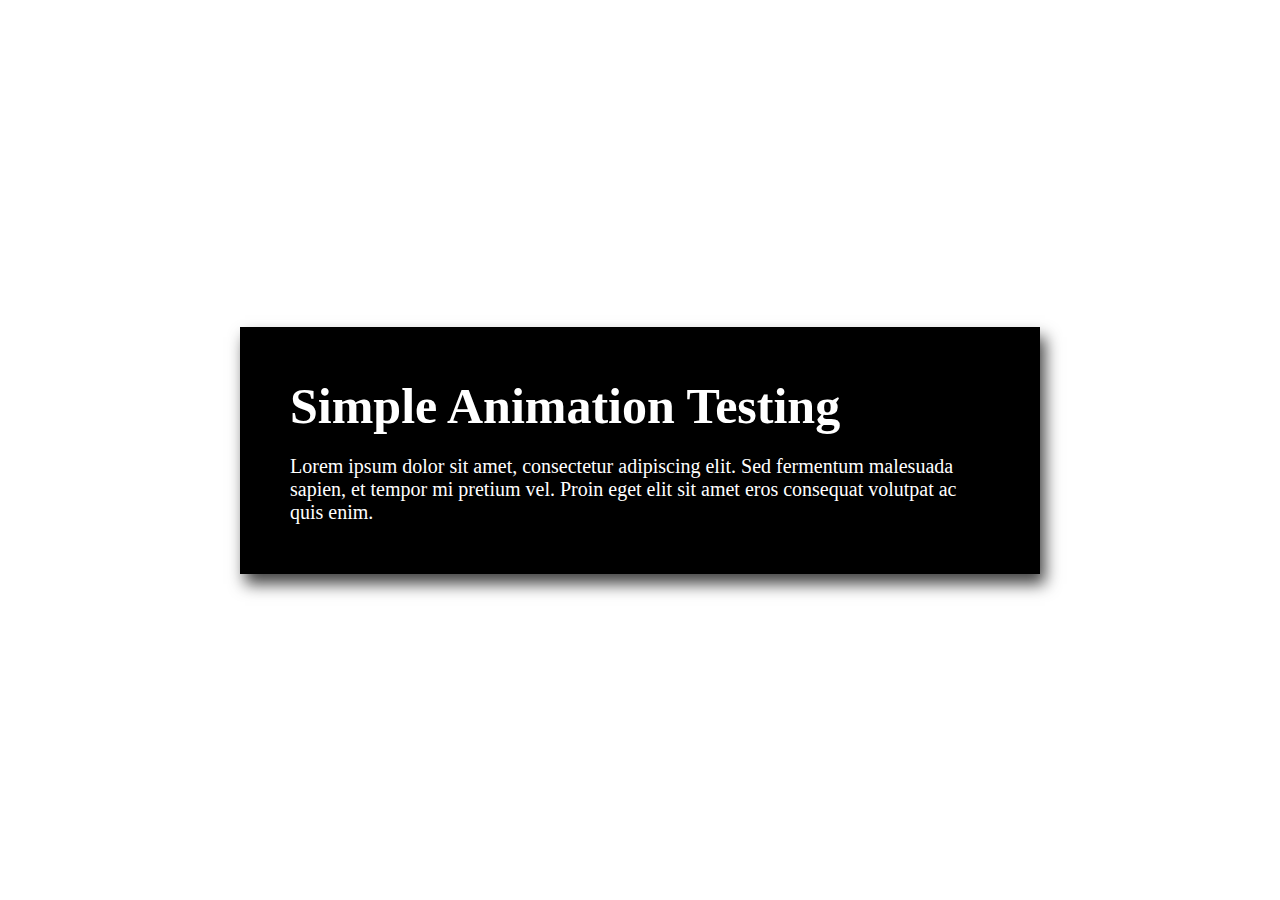
<file: Css-Animation/index.html>
<!DOCTYPE html>
<html lang="en">
	<head>
		<meta charset="UTF-8" />
		<meta http-equiv="X-UA-Compatible" content="IE=edge" />
		<meta name="viewport" content="width=device-width, initial-scale=1.0" />
		<title>SimpleAnimation</title>

		<link rel="stylesheet" href="style.css" />
	</head>
	<body>
		<div class="container">
			<h1>Simple Animation Testing</h1>
			<p>
				Lorem ipsum dolor sit amet, consectetur adipiscing elit. Sed
				fermentum malesuada sapien, et tempor mi pretium vel. Proin eget
				elit sit amet eros consequat volutpat ac quis enim.
			</p>
		</div>
	</body>
</html>
</file>
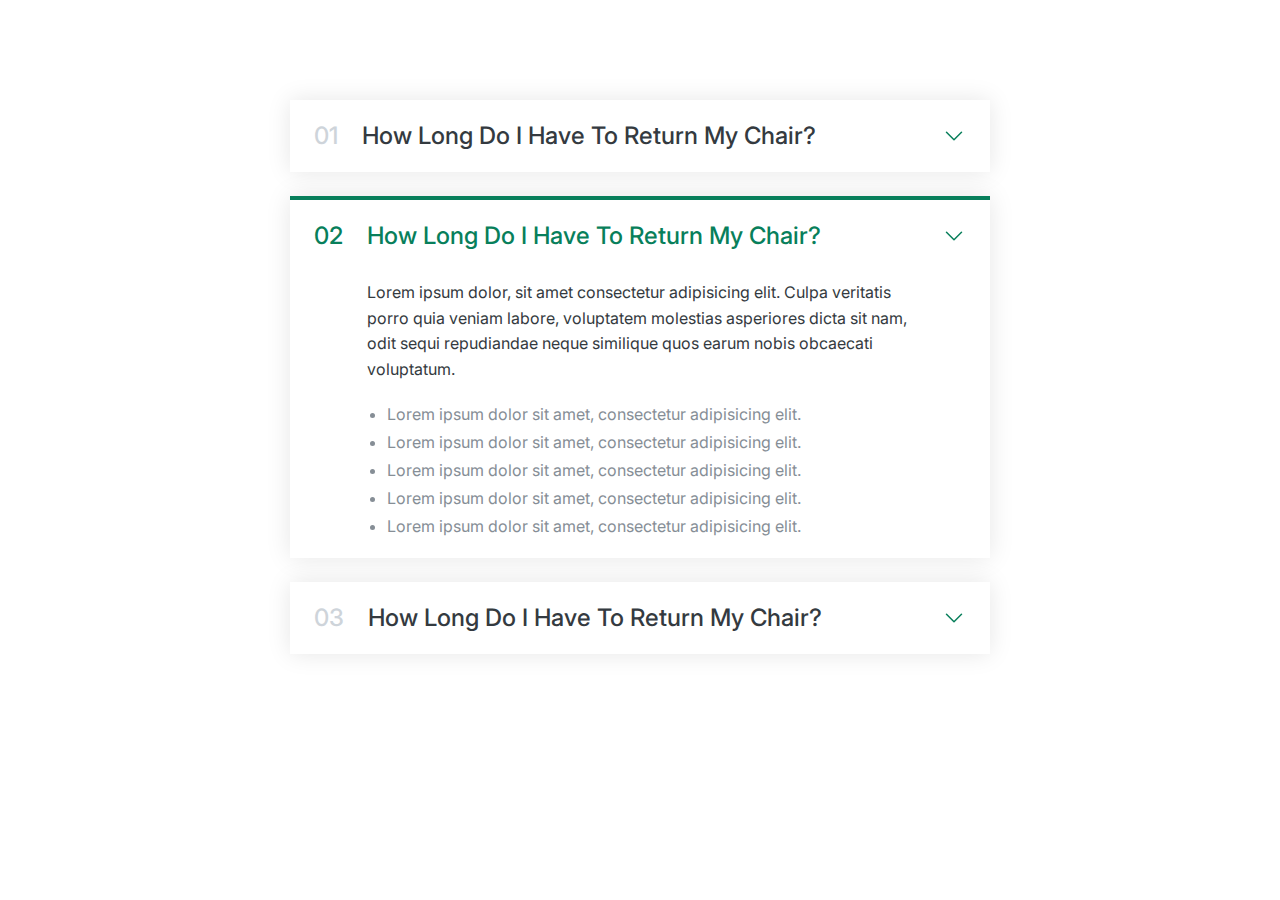
<file: Webdesign-Components/01-accordion.html>
<!DOCTYPE html>
<html lang="en">
	<head>
		<meta charset="UTF-8" />
		<meta http-equiv="X-UA-Compatible" content="IE=edge" />
		<meta name="viewport" content="width=device-width, initial-scale=1.0" />
		<title>Accordian Components</title>
		<!-- Google Font (Inter) -->
		<link rel="preconnect" href="https://fonts.googleapis.com" />
		<link rel="preconnect" href="https://fonts.gstatic.com" crossorigin />
		<link
			href="https://fonts.googleapis.com/css2?family=Inter:wght@400;500;600;700&display=swap"
			rel="stylesheet"
		/>
		<style>
			/*
/*
SPACING SYSTEM (px)
2 / 4 / 8 / 12 / 16 / 24 / 32 / 48 / 64 / 80 / 96 / 128

FONT SIZE SYSTEM (px)
10 / 12 / 14 / 16 / 18 / 20 / 24 / 30 / 36 / 44 / 52 / 62 / 74 / 86 / 98
*/
			* {
				margin: 0;
				padding: 0;
				box-sizing: border-box;
			}

			/* ------------------------ */
			/* GENERAL STYLES */
			/* ------------------------ */
			body {
				font-family: "Inter", sans-serif;
				color: #343a40;
				line-height: 1;
			}
			.accordian {
				width: 700px;
				margin: 100px auto;
				display: flex;
				flex-direction: column;
				gap: 24px;
			}
			.icon {
				width: 24px;
				height: 24px;
				color: #087f5b;
			}
			.number,
			.text {
				font-size: 24px;
				font-weight: 500;
				/* color: #087f5b; */
			}
			.number {
				color: #ced4da;
			}
			.hidden-box {
				grid-column: 2;
				display: none;
			}
			.hidden-box p {
				line-height: 1.6;
				margin-bottom: 24px;
			}
			.hidden-box ul {
				color: #868e96;
				margin-left: 20px;
				display: flex;
				flex-direction: column;
				gap: 12px;
			}
			.item {
				box-shadow: 0 0 24px rgba(0, 0, 0, 0.1);
				padding: 24px;
				display: grid;
				grid-template-columns: auto 1fr auto;
				row-gap: 32px;
				column-gap: 24px;
			}
			.open {
				border-top: 4px solid #087f5b;
			}
			.open .hidden-box {
				display: block;
			}
			.open .number,
			.open .text {
				color: #087f5b;
			}
		</style>
	</head>
	<body>
		<div class="accordian">
			<div class="item">
				<p class="number">01</p>
				<p class="text">How Long Do I Have To Return My Chair?</p>
				<svg
					xmlns="http://www.w3.org/2000/svg"
					fill="none"
					viewBox="0 0 24 24"
					stroke-width="1.5"
					stroke="currentColor"
					class="icon"
				>
					<path
						stroke-linecap="round"
						stroke-linejoin="round"
						d="M19.5 8.25l-7.5 7.5-7.5-7.5"
					/>
				</svg>

				<div class="hidden-box">
					<p>
						Lorem ipsum dolor, sit amet consectetur adipisicing elit.
						Culpa veritatis porro quia veniam labore, voluptatem molestias
						asperiores dicta sit nam, odit sequi repudiandae neque
						similique quos earum nobis obcaecati voluptatum.
					</p>
					<ul>
						<li>
							Lorem ipsum dolor sit amet, consectetur adipisicing elit.
						</li>
						<li>
							Lorem ipsum dolor sit amet, consectetur adipisicing elit.
						</li>
						<li>
							Lorem ipsum dolor sit amet, consectetur adipisicing elit.
						</li>
						<li>
							Lorem ipsum dolor sit amet, consectetur adipisicing elit.
						</li>
						<li>
							Lorem ipsum dolor sit amet, consectetur adipisicing elit.
						</li>
					</ul>
				</div>
			</div>
			<div class="item open">
				<p class="number">02</p>
				<p class="text">How Long Do I Have To Return My Chair?</p>
				<svg
					xmlns="http://www.w3.org/2000/svg"
					fill="none"
					viewBox="0 0 24 24"
					stroke-width="1.5"
					stroke="currentColor"
					class="icon"
				>
					<path
						stroke-linecap="round"
						stroke-linejoin="round"
						d="M19.5 8.25l-7.5 7.5-7.5-7.5"
					/>
				</svg>

				<div class="hidden-box">
					<p>
						Lorem ipsum dolor, sit amet consectetur adipisicing elit.
						Culpa veritatis porro quia veniam labore, voluptatem molestias
						asperiores dicta sit nam, odit sequi repudiandae neque
						similique quos earum nobis obcaecati voluptatum.
					</p>
					<ul>
						<li>
							Lorem ipsum dolor sit amet, consectetur adipisicing elit.
						</li>
						<li>
							Lorem ipsum dolor sit amet, consectetur adipisicing elit.
						</li>
						<li>
							Lorem ipsum dolor sit amet, consectetur adipisicing elit.
						</li>
						<li>
							Lorem ipsum dolor sit amet, consectetur adipisicing elit.
						</li>
						<li>
							Lorem ipsum dolor sit amet, consectetur adipisicing elit.
						</li>
					</ul>
				</div>
			</div>
			<div class="item">
				<p class="number">03</p>
				<p class="text">How Long Do I Have To Return My Chair?</p>
				<svg
					xmlns="http://www.w3.org/2000/svg"
					fill="none"
					viewBox="0 0 24 24"
					stroke-width="1.5"
					stroke="currentColor"
					class="icon"
				>
					<path
						stroke-linecap="round"
						stroke-linejoin="round"
						d="M19.5 8.25l-7.5 7.5-7.5-7.5"
					/>
				</svg>

				<div class="hidden-box">
					<p>
						Lorem ipsum dolor, sit amet consectetur adipisicing elit.
						Culpa veritatis porro quia veniam labore, voluptatem molestias
						asperiores dicta sit nam, odit sequi repudiandae neque
						similique quos earum nobis obcaecati voluptatum.
					</p>
					<ul>
						<li>
							Lorem ipsum dolor sit amet, consectetur adipisicing elit.
						</li>
						<li>
							Lorem ipsum dolor sit amet, consectetur adipisicing elit.
						</li>
						<li>
							Lorem ipsum dolor sit amet, consectetur adipisicing elit.
						</li>
						<li>
							Lorem ipsum dolor sit amet, consectetur adipisicing elit.
						</li>
						<li>
							Lorem ipsum dolor sit amet, consectetur adipisicing elit.
						</li>
					</ul>
				</div>
			</div>
		</div>
	</body>
</html>
</file>
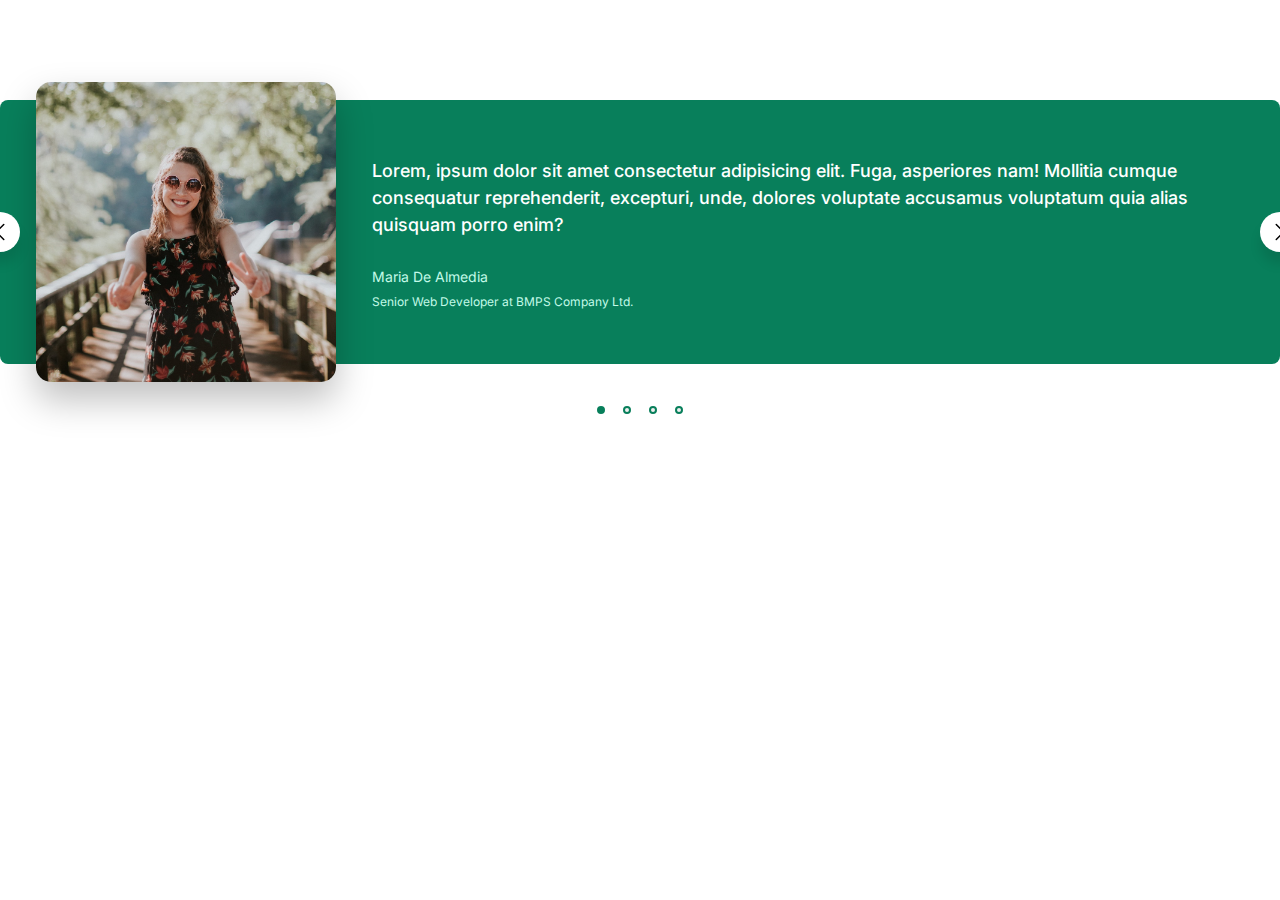
<file: Webdesign-Components/02-carousel.html>
<!DOCTYPE html>
<html lang="en">
	<head>
		<meta charset="UTF-8" />
		<meta http-equiv="X-UA-Compatible" content="IE=edge" />
		<meta name="viewport" content="width=device-width, initial-scale=1.0" />
		<title>Carousel Components</title>
		<!-- Google Font (Inter) -->
		<link rel="preconnect" href="https://fonts.googleapis.com" />
		<link rel="preconnect" href="https://fonts.gstatic.com" crossorigin />
		<link
			href="https://fonts.googleapis.com/css2?family=Inter:wght@400;500;600;700&display=swap"
			rel="stylesheet"
		/>
		<style>
			/*
			/*
			SPACING SYSTEM (px)
			2 / 4 / 8 / 12 / 16 / 24 / 32 / 48 / 64 / 80 / 96 / 128

			FONT SIZE SYSTEM (px)
			10 / 12 / 14 / 16 / 18 / 20 / 24 / 30 / 36 / 44 / 52 / 62 / 74 / 86 / 98
			*/
			* {
				margin: 0;
				padding: 0;
				box-sizing: border-box;
			}

			/* ------------------------ */
			/* GENERAL STYLES */
			/* ------------------------ */
			body {
				font-family: "Inter", sans-serif;
				color: #343a40;
				line-height: 1;
			}
			.carousel {
				margin: 100px auto;
				background: #087f5b;
				border-radius: 8px;
				color: #fff;
				padding: 32px;
				padding-left: 86px;
				display: flex;
				align-items: center;
				gap: 86px;
				position: relative;
			}
			img {
				height: 200px;
				transform: scale(1.5);
				box-shadow: 0 12px 24px rgba(0, 0, 0, 0.25);
				border-radius: 10px;
			}
			.testimonial-text {
				font-size: 18px;
				font-weight: 500;
				line-height: 1.5;
				margin-bottom: 32px;
			}
			.testimonial-author {
				font-size: 14px;
				margin-bottom: 12px;
				color: #c3fae8;
			}
			.testimonial-job {
				font-size: 12px;
				color: #c3fae8;
			}
			.btn {
				background: #fff;
				border: none;
				width: 40px;
				height: 40px;
				position: absolute;
				border-radius: 50%;

				top: 50%;
				box-shadow: 0 12px 12px rgba(0, 0, 0, 0.1);

				display: flex;
				align-items: center;
				justify-content: center;
				cursor: pointer;
			}
			.btn-icon {
				width: 24px;
				height: 24px;
			}
			.btn--left {
				left: 0;
				transform: translate(-50%, -50%);
			}
			.btn--right {
				right: 0;
				transform: translate(50%, -50%);
			}
			.dots {
				position: absolute;
				bottom: 0;
				left: 50%;
				transform: translate(-50%, 50px);
				display: flex;
				gap: 18px;
			}
			.dot {
				width: 8px;
				height: 8px;
				border: 2px solid #087f5b;
				border-radius: 50%;
				cursor: pointer;
			}
			.btn--fill {
				background-color: #087f5b;
			}
		</style>
	</head>
	<body>
		<div class="carousel">
			<img src="./images/maria.jpg" alt="maria" />
			<blockquote class="testimonial">
				<p class="testimonial-text">
					Lorem, ipsum dolor sit amet consectetur adipisicing elit. Fuga,
					asperiores nam! Mollitia cumque consequatur reprehenderit,
					excepturi, unde, dolores voluptate accusamus voluptatum quia
					alias quisquam porro enim?
				</p>
				<p class="testimonial-author">Maria De Almedia</p>
				<div class="testimonial-job">
					Senior Web Developer at BMPS Company Ltd.
				</div>
			</blockquote>
			<button class="btn btn--left">
				<svg
					xmlns="http://www.w3.org/2000/svg"
					fill="none"
					viewBox="0 0 24 24"
					stroke-width="1.5"
					stroke="currentColor"
					class="btn-icon"
				>
					<path
						stroke-linecap="round"
						stroke-linejoin="round"
						d="M15.75 19.5L8.25 12l7.5-7.5"
					/>
				</svg>
			</button>
			<button class="btn btn--right">
				<svg
					xmlns="http://www.w3.org/2000/svg"
					fill="none"
					viewBox="0 0 24 24"
					stroke-width="1.5"
					stroke="currentColor"
					class="btn-icon"
				>
					<path
						stroke-linecap="round"
						stroke-linejoin="round"
						d="M8.25 4.5l7.5 7.5-7.5 7.5"
					/>
				</svg>
			</button>
			<div class="dots">
				<button class="dot btn--fill">&nbsp</button>
				<button class="dot">&nbsp</button>
				<button class="dot">&nbsp</button>
				<button class="dot">&nbsp</button>
			</div>
		</div>
	</body>
</html>
</file>
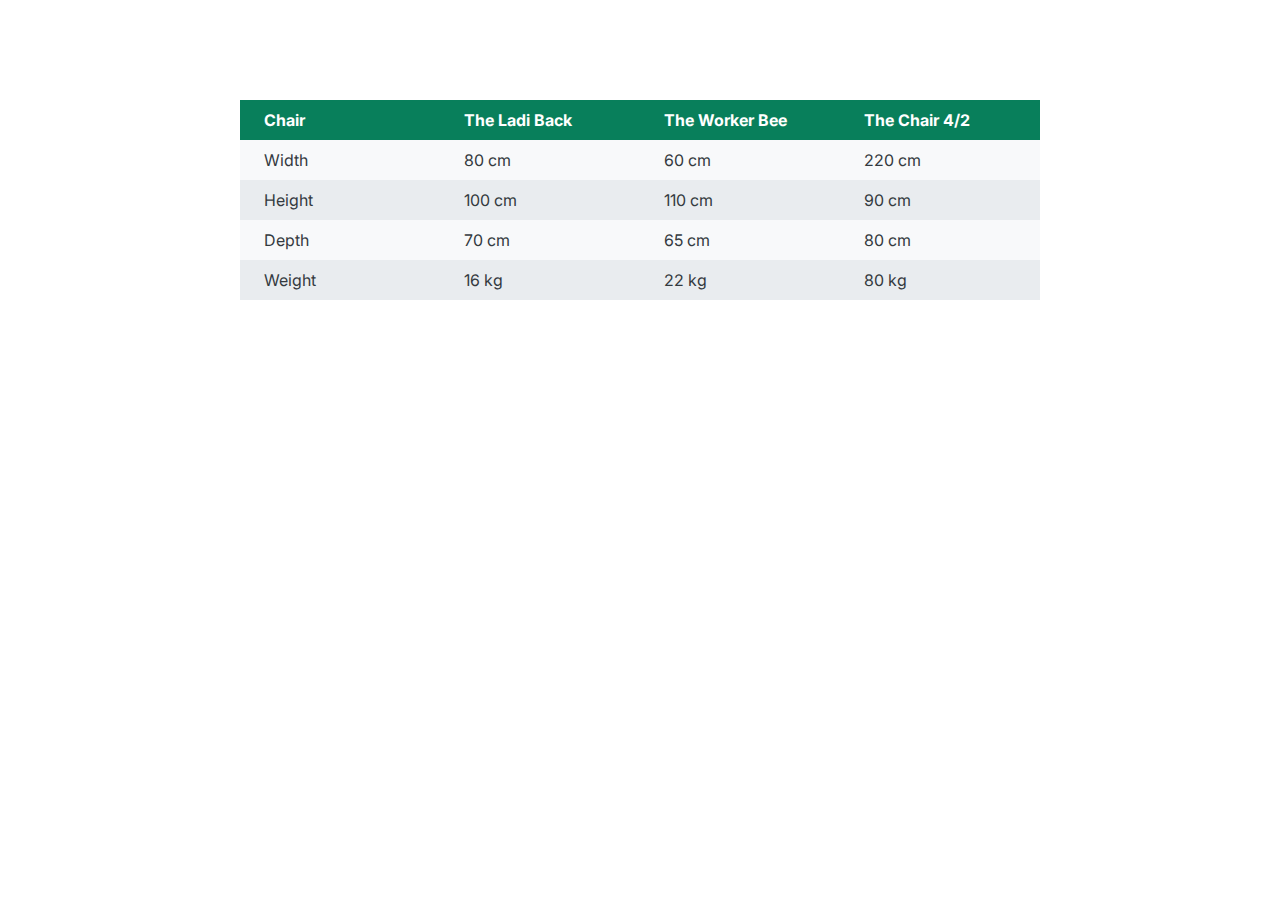
<file: Webdesign-Components/03-table.html>
<!DOCTYPE html>
<html lang="en">
	<head>
		<meta charset="UTF-8" />
		<meta http-equiv="X-UA-Compatible" content="IE=edge" />
		<meta name="viewport" content="width=device-width, initial-scale=1.0" />
		<title>Table Components</title>
		<!-- Google Font (Inter) -->
		<link rel="preconnect" href="https://fonts.googleapis.com" />
		<link rel="preconnect" href="https://fonts.gstatic.com" crossorigin />
		<link
			href="https://fonts.googleapis.com/css2?family=Inter:wght@400;500;600;700&display=swap"
			rel="stylesheet"
		/>
		<style>
			/*
			/*
			SPACING SYSTEM (px)
			2 / 4 / 8 / 12 / 16 / 24 / 32 / 48 / 64 / 80 / 96 / 128

			FONT SIZE SYSTEM (px)
			10 / 12 / 14 / 16 / 18 / 20 / 24 / 30 / 36 / 44 / 52 / 62 / 74 / 86 / 98
			*/
			* {
				margin: 0;
				padding: 0;
				box-sizing: border-box;
			}

			/* ------------------------ */
			/* GENERAL STYLES */
			/* ------------------------ */
			body {
				font-family: "Inter", sans-serif;
				color: #343a40;
				line-height: 1;
				display: flex;
				justify-content: center;
			}
			table {
				width: 800px;
				margin-top: 100px;
				/* border: 1px solid #343a40; */
				border-collapse: collapse;
			}
			th,
			td {
				/* border: 1px solid #343a40; */
				padding: 12px 24px;
				text-align: left;
			}
			thead th {
				background-color: #087f5b;
				color: #fff;
				width: 25%;
			}
			tbody tr:nth-child(even) {
				background-color: #e9ecef;
			}
			tbody tr:nth-child(odd) {
				background-color: #f8f9fa;
			}
		</style>
	</head>
	<body>
		<table>
			<thead>
				<tr>
					<th>Chair</th>
					<th>The Ladi Back</th>
					<th>The Worker Bee</th>
					<th>The Chair 4/2</th>
				</tr>
			</thead>
			<tbody>
				<tr>
					<td>Width</td>
					<td>80 cm</td>
					<td>60 cm</td>
					<td>220 cm</td>
				</tr>
				<tr>
					<td>Height</td>
					<td>100 cm</td>
					<td>110 cm</td>
					<td>90 cm</td>
				</tr>
				<tr>
					<td>Depth</td>
					<td>70 cm</td>
					<td>65 cm</td>
					<td>80 cm</td>
				</tr>
				<tr>
					<td>Weight</td>
					<td>16 kg</td>
					<td>22 kg</td>
					<td>80 kg</td>
				</tr>
			</tbody>
		</table>
	</body>
</html>
</file>
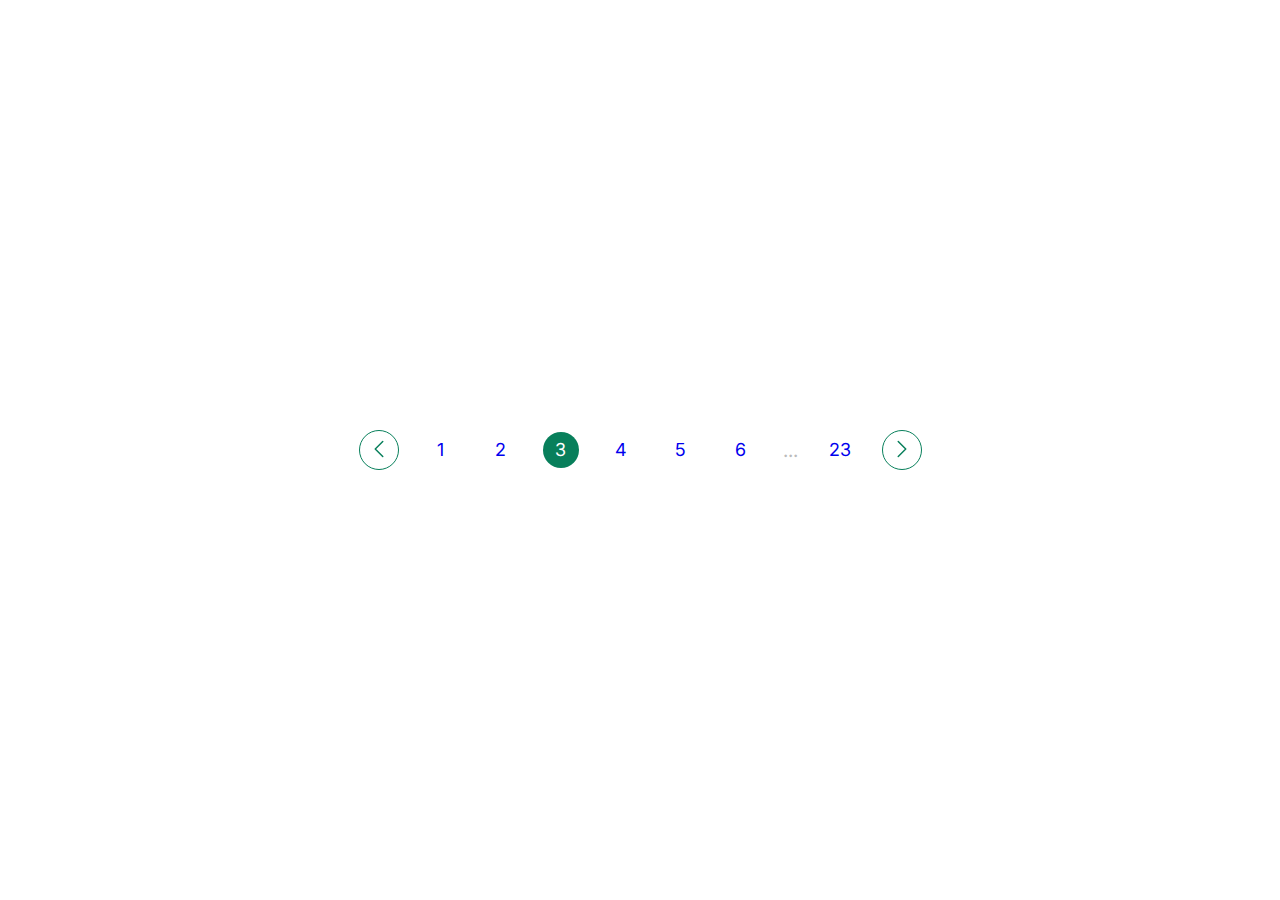
<file: Webdesign-Components/04-pagination.html>
<!DOCTYPE html>
<html lang="en">
	<head>
		<meta charset="UTF-8" />
		<meta http-equiv="X-UA-Compatible" content="IE=edge" />
		<meta name="viewport" content="width=device-width, initial-scale=1.0" />
		<title>Pagination Components</title>
		<!-- Google Font (Inter) -->
		<link rel="preconnect" href="https://fonts.googleapis.com" />
		<link rel="preconnect" href="https://fonts.gstatic.com" crossorigin />
		<link
			href="https://fonts.googleapis.com/css2?family=Inter:wght@400;500;600;700&display=swap"
			rel="stylesheet"
		/>
		<style>
			/*
			/*
			SPACING SYSTEM (px)
			2 / 4 / 8 / 12 / 16 / 24 / 32 / 48 / 64 / 80 / 96 / 128

			FONT SIZE SYSTEM (px)
			10 / 12 / 14 / 16 / 18 / 20 / 24 / 30 / 36 / 44 / 52 / 62 / 74 / 86 / 98
			*/
			* {
				margin: 0;
				padding: 0;
				box-sizing: border-box;
			}

			/* ------------------------ */
			/* GENERAL STYLES */
			/* ------------------------ */
			body {
				font-family: "Inter", sans-serif;
				color: #343a40;
				line-height: 1;
				width: 100vw;
				height: 100vh;
				display: flex;
				justify-content: center;
				align-items: center;
			}
			.pagination {
				width: 600px;
				display: flex;
				justify-content: center;
				align-items: center;
				gap: 24px;
			}

			span {
				font-size: 20px;
				color: #bbb;
			}
			.page-link:link,
			.page-link:visited {
				font-size: 18px;
				text-decoration: none;
				width: 36px;
				height: 36px;
				display: inline-block;
				display: flex;
				align-items: center;
				justify-content: center;
				transition: 0.3s;
				border-radius: 50%;
			}
			.page-link:hover,
			.page-link:active {
				background-color: #087f5b;
				color: #fff;
			}
			.btn {
				border: 1px solid #087f5b;
				width: 40px;
				height: 40px;
				border-radius: 50%;
				background: none;
				cursor: pointer;
			}
			.btn:hover {
				background-color: #087f5b;
			}
			.btn:hover .btn-icon {
				stroke: #fff;
			}
			.btn-icon {
				width: 24px;
				height: 24px;
				stroke: #087f5b;
			}
			.page-link.page-link--current {
				background-color: #087f5b;
				color: #fff;
			}
		</style>
	</head>
	<body>
		<div class="pagination">
			<button class="btn">
				<svg
					xmlns="http://www.w3.org/2000/svg"
					fill="none"
					viewBox="0 0 24 24"
					stroke-width="1.5"
					stroke="currentColor"
					class="btn-icon"
				>
					<path
						stroke-linecap="round"
						stroke-linejoin="round"
						d="M15.75 19.5L8.25 12l7.5-7.5"
					/>
				</svg>
			</button>
			<a href="#" class="page-link">1</a>
			<a href="#" class="page-link">2</a>
			<a href="#" class="page-link page-link--current">3</a>
			<a href="#" class="page-link">4</a>
			<a href="#" class="page-link">5</a>
			<a href="#" class="page-link">6</a>
			<span>...</span>

			<a href="#" class="page-link">23</a>

			<button class="btn">
				<svg
					xmlns="http://www.w3.org/2000/svg"
					fill="none"
					viewBox="0 0 24 24"
					stroke-width="1.5"
					stroke="currentColor"
					class="btn-icon"
				>
					<path
						stroke-linecap="round"
						stroke-linejoin="round"
						d="M8.25 4.5l7.5 7.5-7.5 7.5"
					/>
				</svg>
			</button>
		</div>
	</body>
</html>
</file>
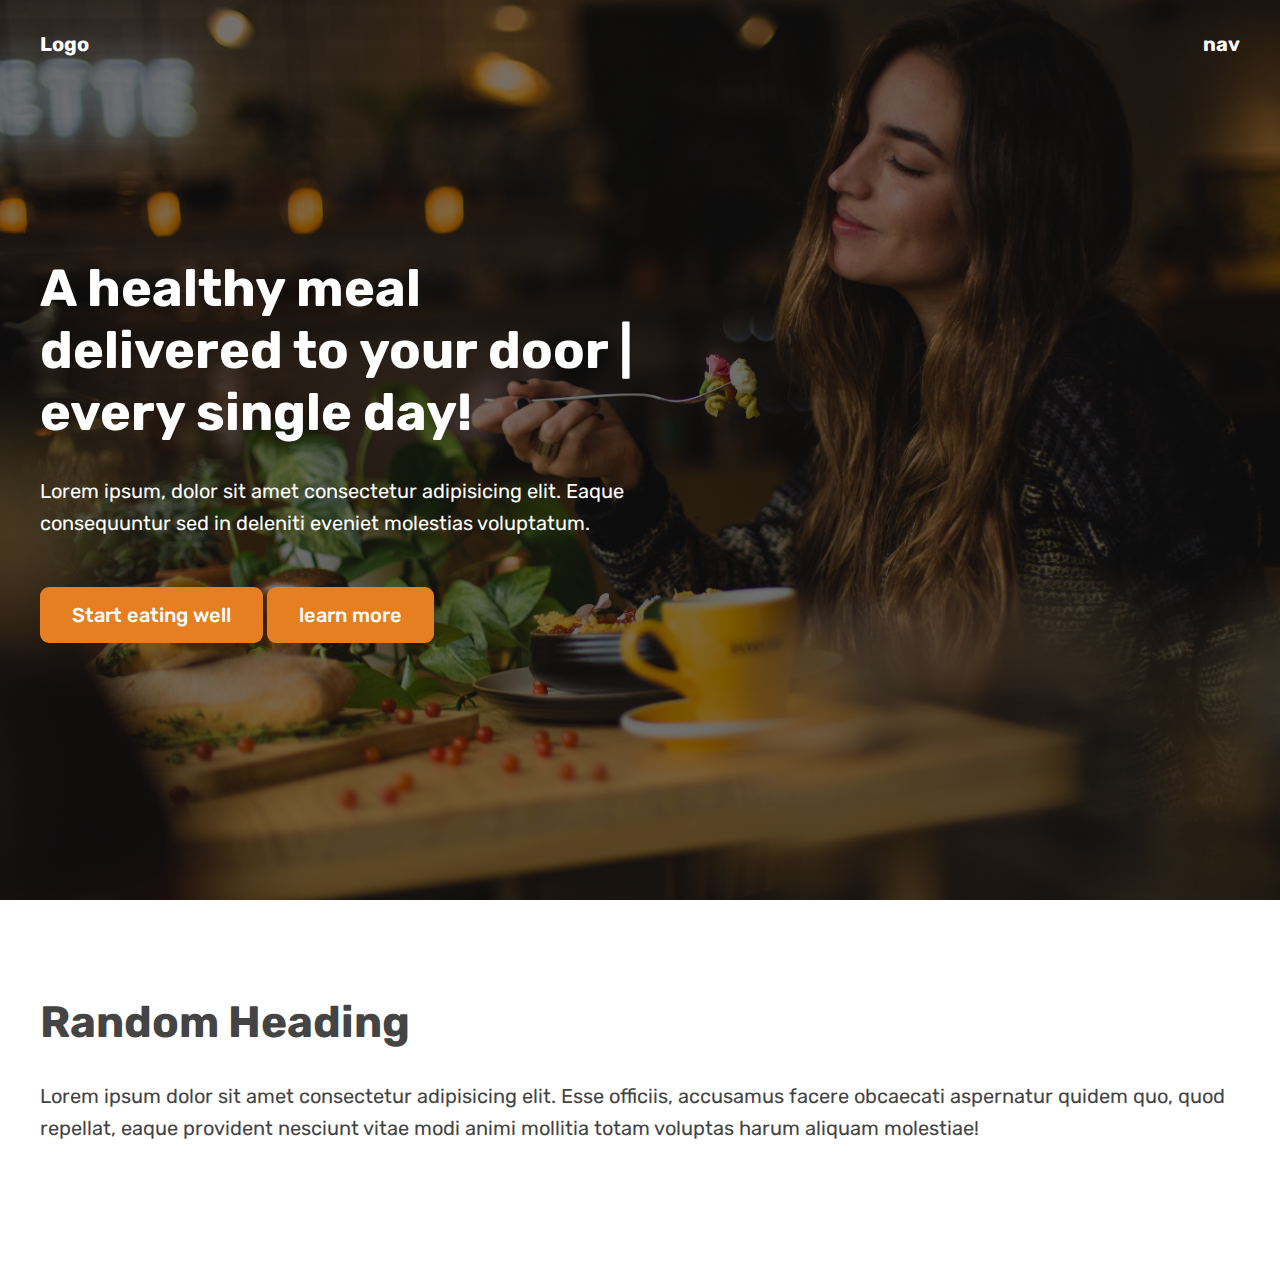
<file: Webdesign-Components/05-hero.html>
<!DOCTYPE html>
<html lang="en">
	<head>
		<meta charset="UTF-8" />
		<meta http-equiv="X-UA-Compatible" content="IE=edge" />
		<meta name="viewport" content="width=device-width, initial-scale=1.0" />
		<title>OmniFood Hero Section</title>
		<!-- Google Font (Rubik) -->
		<link rel="preconnect" href="https://fonts.googleapis.com" />
		<link rel="preconnect" href="https://fonts.gstatic.com" crossorigin />
		<link
			href="https://fonts.googleapis.com/css2?family=Rubik:wght@400;500;600;700&display=swap"
			rel="stylesheet"
		/>
		<style>
			* {
				padding: 0;
				margin: 0;
				box-sizing: border-box;
			}
			html {
				font-family: "Rubik", sans-serif;
				color: #444;
			}
			.container {
				max-width: 1200px;
				margin: 0 auto;
			}
			header {
				height: 100vh;
				position: relative;
				background-image: linear-gradient(
						rgba(0, 0, 0, 0.5),
						rgba(0, 0, 0, 0.5)
					),
					url(images/hero.jpg);
				background-size: cover;
				background-attachment: fixed;
			}
			.header-container {
				width: 100%;
				position: absolute;
				top: 50%;
				left: 50%;
				transform: translate(-50%, -50%);
				color: #fff;
			}
			.header-container-inner {
				width: 50%;
			}
			nav {
				color: #fff;
				font-size: 20px;
				font-weight: 700;
				display: flex;
				justify-content: space-between;
				padding-top: 32px;
			}
			h1 {
				font-size: 52px;
				margin-bottom: 32px;
				text-align: left;
			}
			p {
				font-size: 20px;
				line-height: 1.6;
				margin-bottom: 48px;
			}
			.btn:link,
			.btn:visited {
				font-size: 20px;
				font-weight: 500;
				background: #e67e22;
				color: #fff;
				text-decoration: none;
				display: inline-block;
				padding: 16px 32px;
				border-radius: 9px;
			}
			h2 {
				font-size: 44px;
				margin-bottom: 32px;
			}
			section {
				padding: 96px 0;
			}
		</style>
	</head>
	<body>
		<header>
			<nav class="container">
				<div class="logo">Logo</div>
				<div class="navigation">nav</div>
			</nav>
			<div class="container header-container">
				<div class="header-container-inner">
					<h1>
						A healthy meal delivered to your door | every single day!
					</h1>
					<p>
						Lorem ipsum, dolor sit amet consectetur adipisicing elit.
						Eaque consequuntur sed in deleniti eveniet molestias
						voluptatum.
					</p>
					<a href="#" class="btn">Start eating well</a>
					<a href="#" class="btn">learn more</a>
				</div>
			</div>
		</header>
		<section>
			<div class="container">
				<h2>Random Heading</h2>
				<p>
					Lorem ipsum dolor sit amet consectetur adipisicing elit. Esse
					officiis, accusamus facere obcaecati aspernatur quidem quo, quod
					repellat, eaque provident nesciunt vitae modi animi mollitia
					totam voluptas harum aliquam molestiae!
				</p>
			</div>
		</section>
	</body>
</html>
</file>
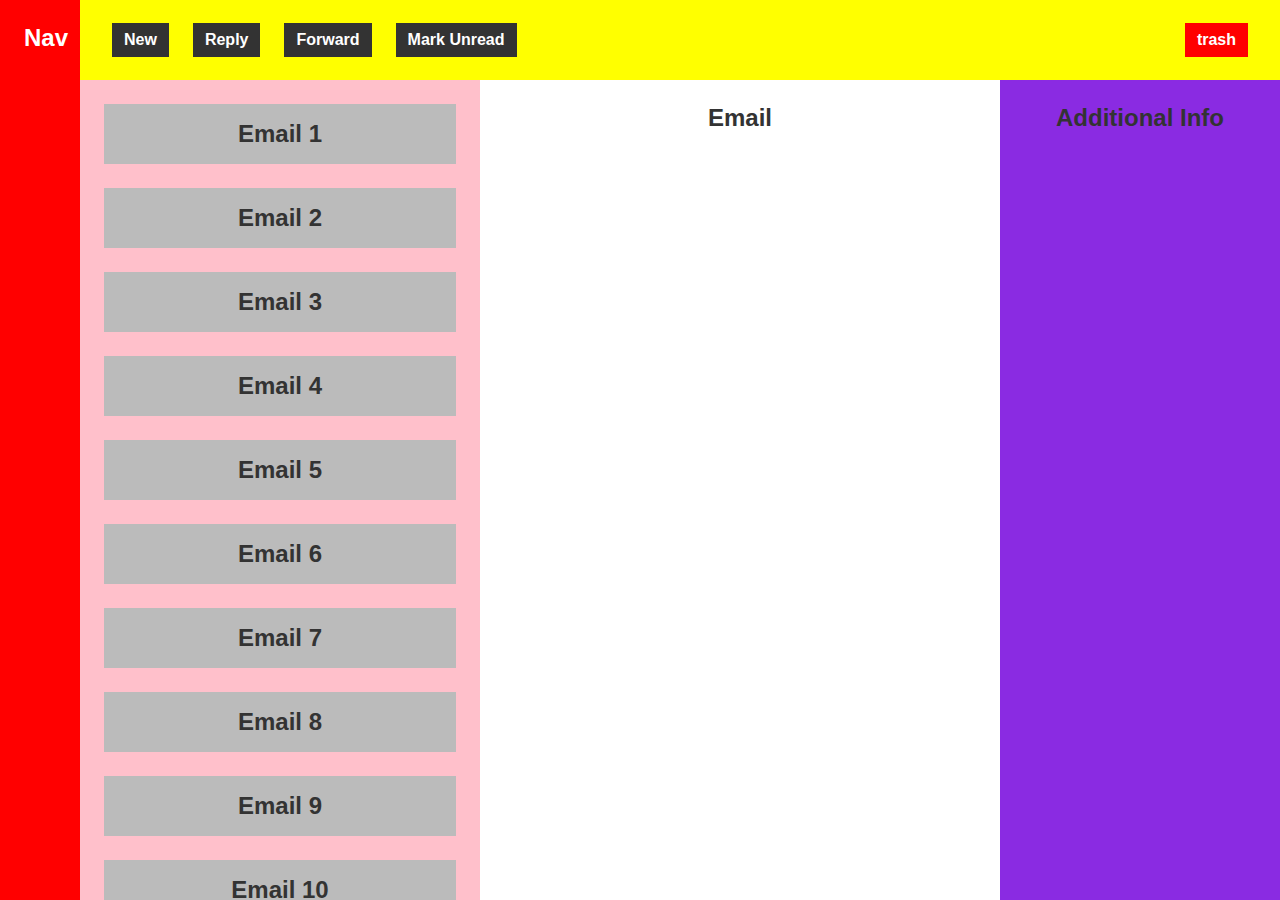
<file: Webdesign-Components/layout.html>
<!DOCTYPE html>
<html lang="en">
	<head>
		<meta charset="UTF-8" />
		<meta http-equiv="X-UA-Compatible" content="IE=edge" />
		<meta name="viewport" content="width=device-width, initial-scale=1.0" />
		<title>App Layout</title>
		<style>
			* {
				margin: 0;
				padding: 0;
				box-sizing: border-box;
			}
			body {
				font-family: sans-serif;
			}
			.container {
				font-size: 24px;
				font-weight: bold;
				color: #333;
				text-align: center;

				display: grid;
				grid-template-columns: 80px 400px 1fr 280px;
				grid-template-rows: 80px 1fr;
				height: 100vh;
			}
			nav {
				background-color: red;
				color: #fff;
				grid-row: 1/-1;
			}
			menu {
				background: yellow;
				grid-column: 2/-1;
				display: flex;
				align-items: center;
				gap: 24px;
				padding: 0 32px;
			}
			button:last-child {
				background: red;
				margin-left: auto;
			}
			section {
				background: pink;
				overflow: scroll;
				display: flex;
				flex-direction: column;
				gap: 24px;
				flex-shrink: 0;
			}
			main {
			}
			aside {
				background: blueviolet;
			}
			nav,
			main,
			section,
			aside {
				padding: 24px;
			}
			button {
				display: inline-block;
				border: none;
				font-size: 16px;
				color: #fff;
				background: #333;
				font-weight: bold;
				padding: 8px 12px;
			}
			.email {
				background: #bbb;
				padding: 16px 32px;
			}
		</style>
	</head>
	<body>
		<div class="container">
			<nav>Nav</nav>
			<menu>
				<button>New</button>
				<button>Reply</button>
				<button>Forward</button>
				<button>Mark Unread</button>
				<button>trash</button>
			</menu>
			<section>
				<div class="email">Email 1</div>
				<div class="email">Email 2</div>
				<div class="email">Email 3</div>
				<div class="email">Email 4</div>
				<div class="email">Email 5</div>
				<div class="email">Email 6</div>
				<div class="email">Email 7</div>
				<div class="email">Email 8</div>
				<div class="email">Email 9</div>
				<div class="email">Email 10</div>
			</section>
			<main>Email</main>
			<aside>Additional Info</aside>
		</div>
	</body>
</html>
</file>
<file: Css-Animation/style.css>
* {
	padding: 0;
	margin: 0;
	box-sizing: border-box;
}
body {
	width: 100vw;
	height: 100vh;
	display: flex;
	align-items: center;
	justify-content: center;
}
.container {
	background-color: #000;
	color: #fff;
	max-width: 800px;
	padding: 50px;
	box-shadow: 5px 10px 15px #444;
}
h1 {
	font-size: 50px;
	margin-bottom: 20px;
}
p {
	font-size: 20px;
}

/* ========================= */

@keyframes fadein {
	from {
		background-color: #000;
	}
	to {
		background-color: #ddd;
	}
}
.container {
	animation: fadein 5s;
}

/* @keyframes fadein {
	from {
		opacity: 0;
	}
	to {
		opacity: 1;
	}
}
.container {
	animation: fadein 3s;
} */

/* ========================= */

/* @keyframes move {
	from {
		transform: translateY(0);
	}
	to {
		transform: translateY(-200px);
	}
}
.container {
	animation: move 2s forwards;
} */

/* ========================= */

/* @keyframes rotate {
	from {
		transform: rotate(0);
	}
	to {
		transform: rotate(360deg);
	}
}
.container {
	animation: rotate 2s linear infinite;
} */

/* ========================= */

/* @keyframes scale {
	from {
		transform: scale(0.5);
	}
	to {
		transform: scale(1);
	}
}
.container {
	animation: scale 2s ease-in-out infinite alternate;
} */

/* ========================= */
</file>
